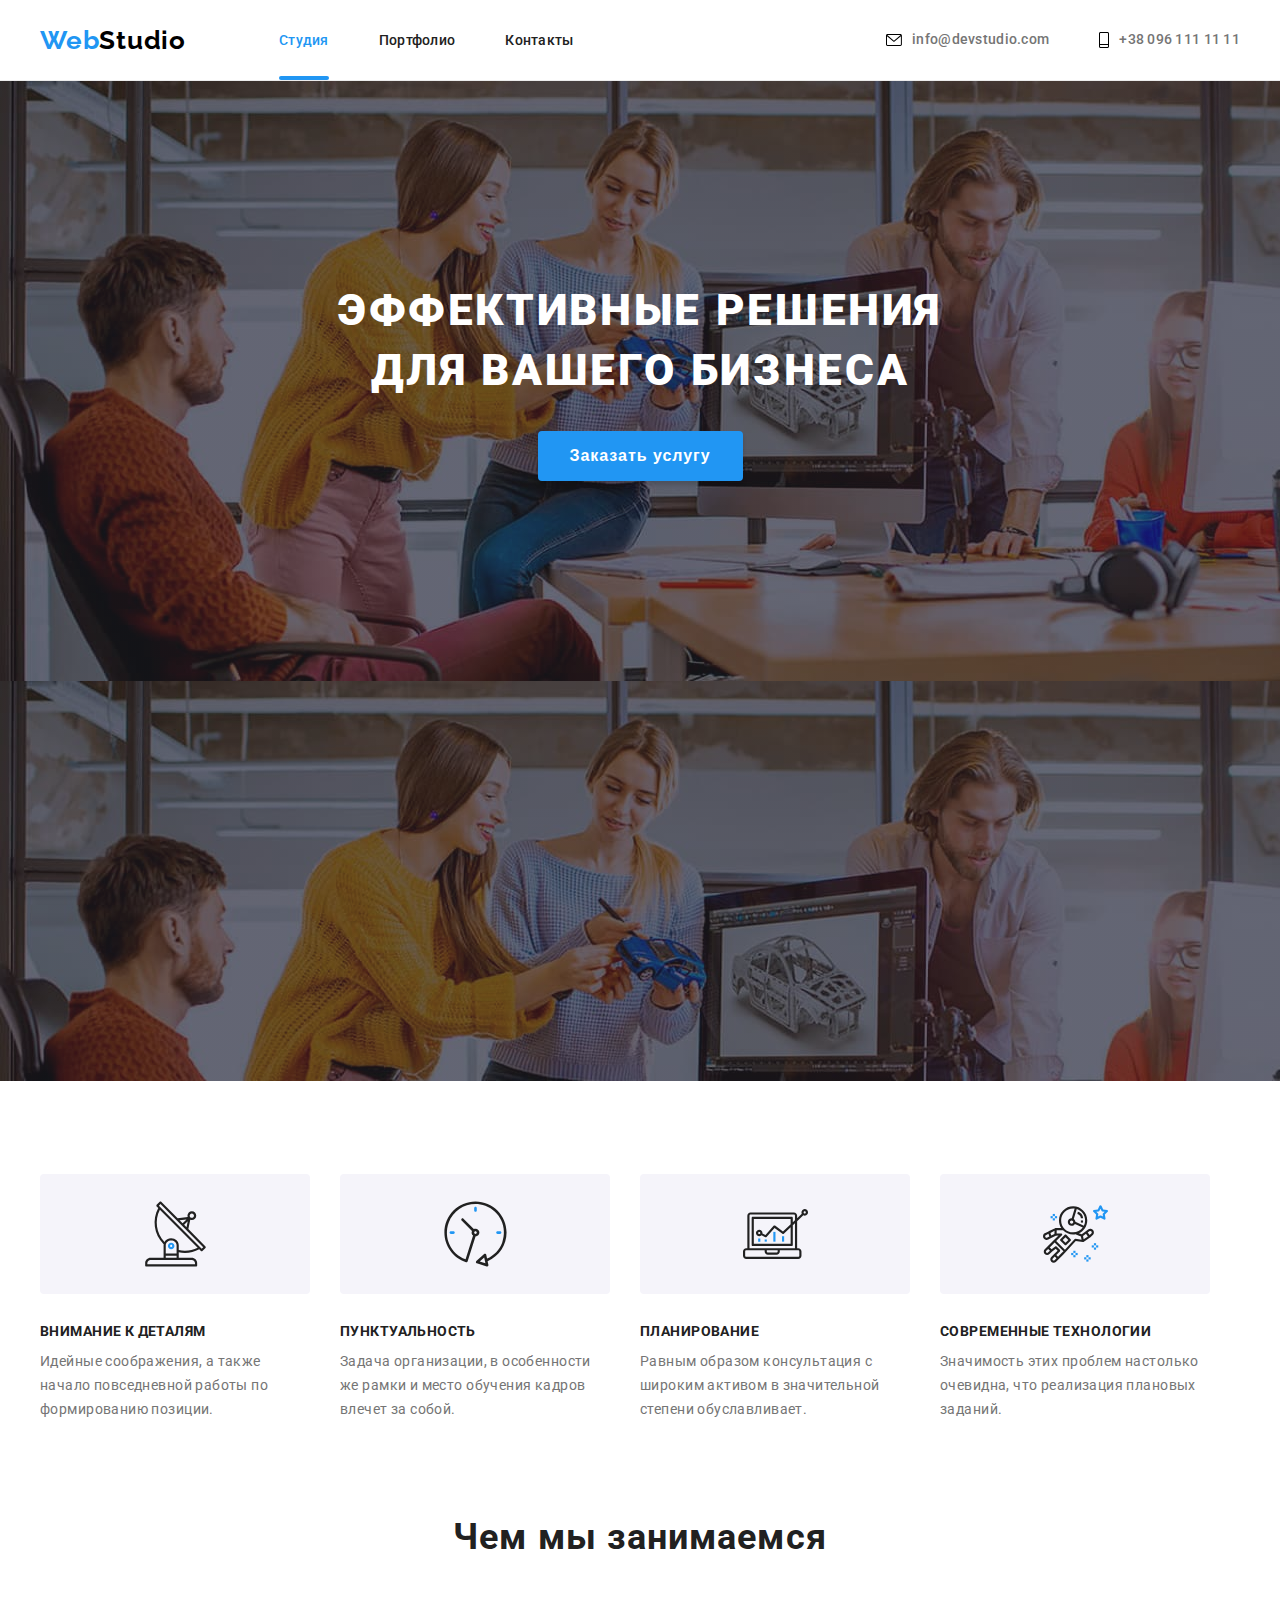
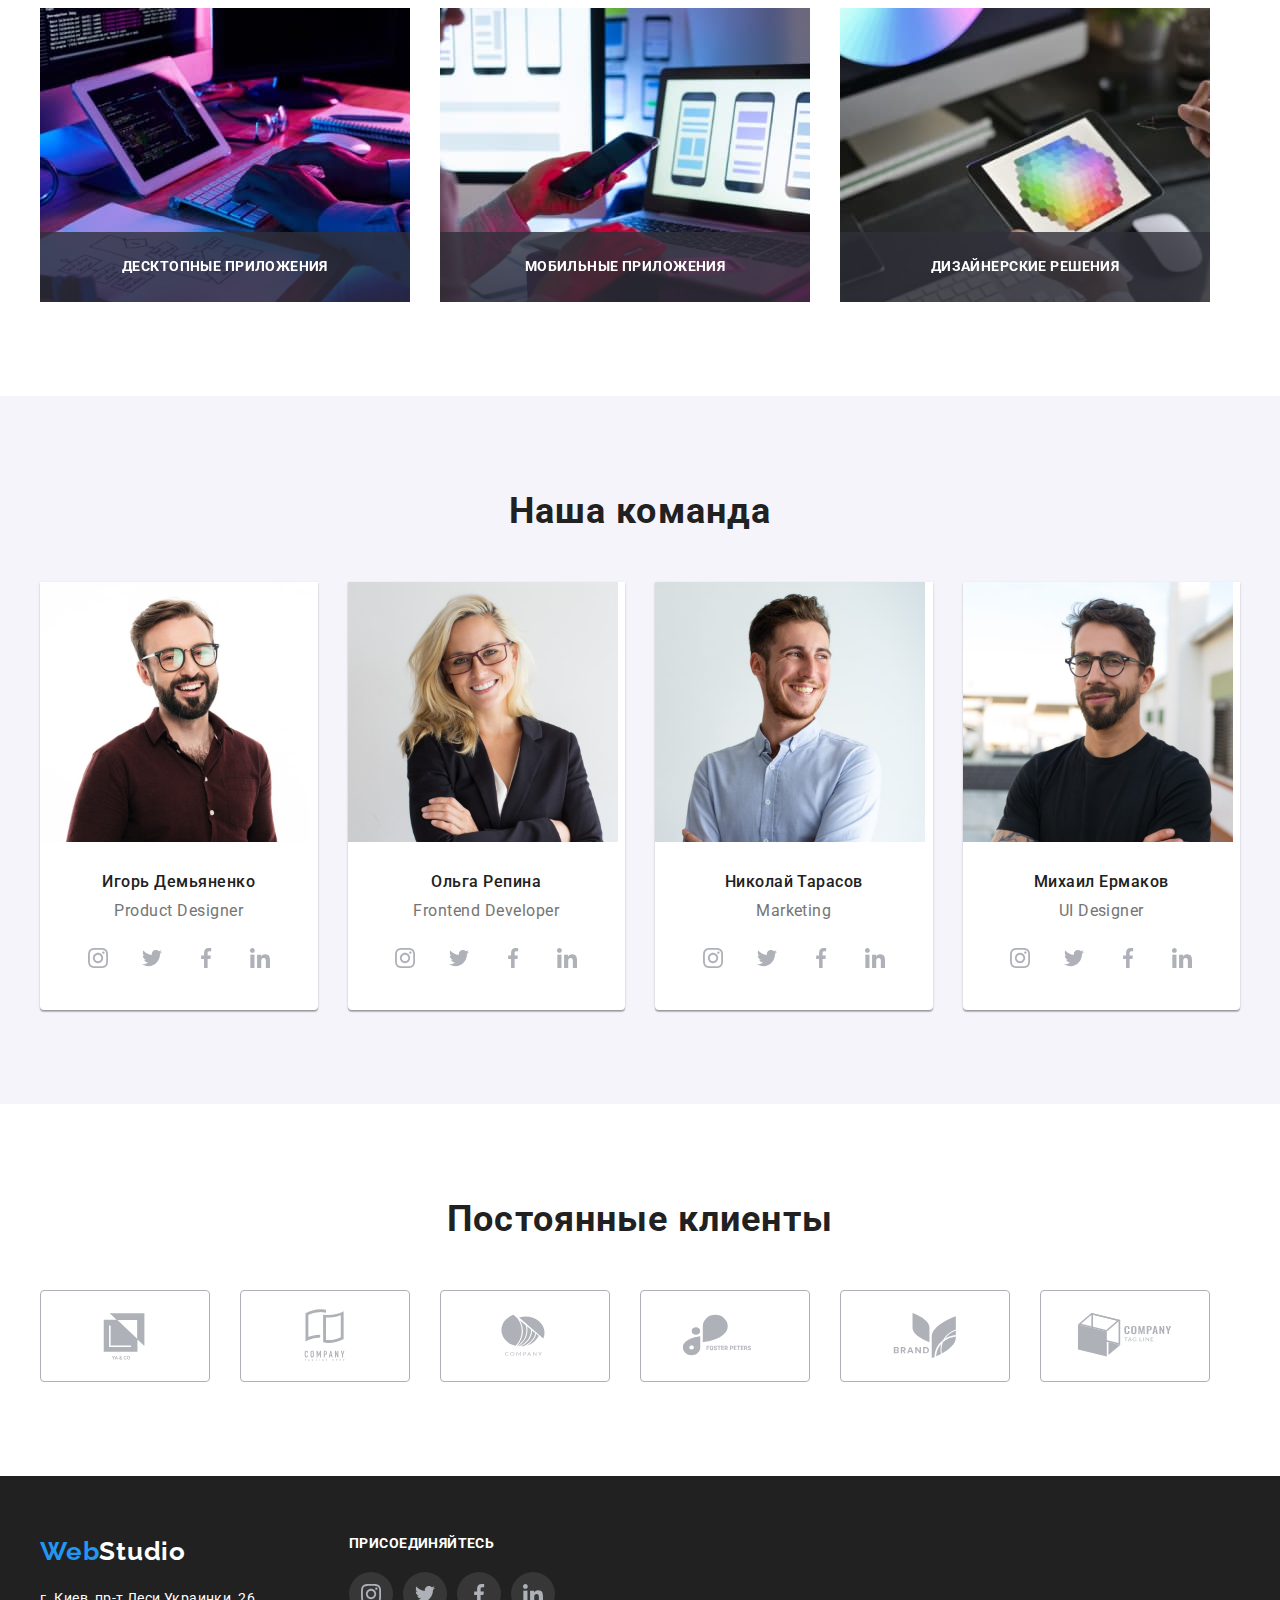
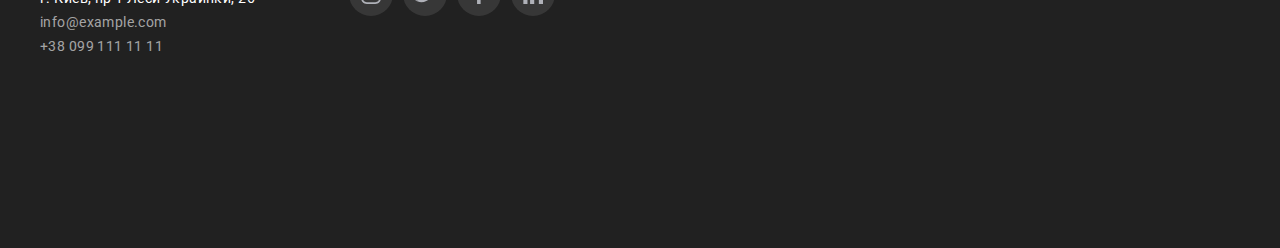
<file: index.html>
<!DOCTYPE html>
<html lang="ru">
  <head>
    <meta charset="UTF-8" />
    <meta http-equiv="X-UA-Compatible" content="IE=edge" />
    <meta name="viewport" content="width=device-width, initial-scale=1.0" />
    <title>Business planning</title>
    <link
      rel="stylesheet"
      href="https://cdnjs.cloudflare.com/ajax/libs/modern-normalize/1.1.0/modern-normalize.min.css"
      integrity="sha512-wpPYUAdjBVSE4KJnH1VR1HeZfpl1ub8YT/NKx4PuQ5NmX2tKuGu6U/JRp5y+Y8XG2tV+wKQpNHVUX03MfMFn9Q=="
      crossorigin="anonymous"
      referrerpolicy="no-referrer"
    />
    <link rel="preconnect" href="https://fonts.googleapis.com" />
    <link rel="preconnect" href="https://fonts.gstatic.com" crossorigin />
    <link rel="preconnect" href="https://fonts.googleapis.com" />
    <link rel="preconnect" href="https://fonts.gstatic.com" crossorigin />
    <link
      href="https://fonts.googleapis.com/css2?family=Raleway:wght@700&family=Roboto:wght@400;500;700;900&display=swap"
      rel="stylesheet"
    />
    <link rel="stylesheet" href="./css/style.css" />
  </head>
  <body>
    <header class="header">
      <div class="container">
        <a href="" class="header-logo">Web<span class="logo">Studio</span></a>
        <nav class="header-navigation">
          <ul class="header-list">
            <li class="header-item-pages">
              <a href="" class="header-link-pages current">Студия</a>
            </li>
            <li class="header-item-pages">
              <a href="./portfolio.html" class="header-link-pages">Портфолио</a>
            </li>
            <li class="header-item-pages"><a href="" class="header-link-pages">Контакты</a></li>
          </ul>
        </nav>
        <div class="header-connect">
          <ul class="header-list">
            <li class="header-item">
              <a href="mailto:info@devstudio.com" class="header-link">
                <svg class="header-icon" width="16" height="12">
                  <use href="./images/icons/symbol-defs.svg#icon-envelope"></use>
                </svg>
                info@devstudio.com
              </a>
            </li>
            <li class="header-item">
              <a class="header-link" href="tel:+380961111111">
                <svg class="header-icon" width="10" height="16">
                  <use href="./images/icons/symbol-defs.svg#icon-Vector"></use>
                </svg>
                +38 096 111 11 11
              </a>
            </li>
          </ul>
        </div>
      </div>
    </header>
    <main class="main">
      <section class="section hero">
        <div class="container">
          <h1 class="section-main">Эффективные решения для вашего бизнеса</h1>
          <button type="button" class="section-btn" data-modal-open>Заказать услугу</button>
          <div class="backdrop is-hidden" data-modal>
            <div class="modal">
              <button type="button" class="modal-close-btn" data-modal-close>
                <svg class="modal-close-icon" width="18" height="18">
                  <use href="./images/icons/symbol-defs.svg#icon-close-black"></use>
                </svg>
              </button>
            </div>
          </div>
        </div>
      </section>
      <section class="section modificator">
        <div class="container">
          <h2 class="hidden-title">Преимущества</h2>
          <ul class="section-list">
            <li class="section-item">
              <div class="section-pictures">
                <svg class="team-soc-icon" width="65" height="70">
                  <use href="./images/icons/symbol-defs.svg#icon-antenna"></use>
                </svg>
              </div>
              <h3 class="section-two-text">Внимание к деталям</h3>
              <p class="section-two-text1">
                Идейные соображения, а также начало повседневной работы по формированию позиции.
              </p>
            </li>
            <li class="section-item">
              <div class="section-pictures">
                <svg class="team-soc-icon" width="65" height="70">
                  <use href="./images/icons/symbol-defs.svg#icon-clock"></use>
                </svg>
              </div>

              <h3 class="section-two-text">Пунктуальность</h3>
              <p class="section-two-text1">
                Задача организации, в особенности же рамки и место обучения кадров влечет за собой.
              </p>
            </li>
            <li class="section-item">
              <div class="section-pictures">
                <svg class="team-soc-icon" width="65" height="70">
                  <use href="./images/icons/symbol-defs.svg#icon-diagram"></use>
                </svg>
              </div>

              <h3 class="section-two-text">Планирование</h3>
              <p class="section-two-text1">
                Равным образом консультация с широким активом в значительной степени обуславливает.
              </p>
            </li>
            <li class="section-item">
              <div class="section-pictures">
                <svg class="team-soc-icon" width="65" height="70">
                  <use href="./images/icons/symbol-defs.svg#icon-astronaut"></use>
                </svg>
              </div>

              <h3 class="section-two-text">Современные технологии</h3>
              <p class="section-two-text1">
                Значимость этих проблем настолько очевидна, что реализация плановых заданий.
              </p>
            </li>
          </ul>
        </div>
      </section>
      <section class="section section-three">
        <div class="container">
          <h2 class="section-about">Чем мы занимаемся</h2>
          <ul class="section-three-list">
            <li class="section-three-img">
              <img src="./images/about-img-1.jpg" alt="компьютер" width="370" height="294" />
              <div class="section-description">
                <p class="section-img-text">Десктопные приложения</p>
              </div>
            </li>
            <li class="section-three-img">
              <img src="./images/about-img-2.jpg" alt="телефон" width="370" height="294" />
              <div class="section-description">
                <p class="section-img-text">Мобильные приложения</p>
              </div>
            </li>
            <li class="section-three-img">
              <img src="./images/about-img-3.jpg" alt="планшет" width="370" height="294" />
              <div class="section-description">
                <p class="section-img-text">Дизайнерские решения</p>
              </div>
            </li>
          </ul>
        </div>
      </section>
      <section class="section section-for">
        <div class="container">
          <h2 class="section-for-header">Наша команда</h2>
          <ul class="section-for-list">
            <li class="section-for-img">
              <img
                class="img-block"
                src="./images/photo-ihor.jpg"
                alt="игорь"
                width="270"
                height="260"
              />
              <div class="section-for-sign">
                <h3 class="section-for-name">Игорь Демьяненко</h3>
                <p lang="en" class="section-for-text">Product Designer</p>
                <div class="team-soc">
                  <ul class="team-soc-list">
                    <li class="team-soc-item">
                      <a href="" class="team-soc-link">
                        <svg class="team-soc-icon" width="20" height="20">
                          <use href="./images/icons/symbol-defs.svg#icon-instagram"></use>
                        </svg>
                      </a>
                    </li>
                    <li class="team-soc-item">
                      <a href="" class="team-soc-link">
                        <svg class="team-soc-icon" width="20" height="20">
                          <use href="./images/icons/symbol-defs.svg#icon-twitter"></use>
                        </svg>
                      </a>
                    </li>
                    <li class="team-soc-item">
                      <a href="" class="team-soc-link">
                        <svg class="team-soc-icon" width="20" height="20">
                          <use href="./images/icons/symbol-defs.svg#icon-facebook"></use>
                        </svg>
                      </a>
                    </li>
                    <li class="team-soc-item">
                      <a href="" class="team-soc-link">
                        <svg class="team-soc-icon" width="20" height="20">
                          <use href="./images/icons/symbol-defs.svg#icon-linkedin"></use>
                        </svg>
                      </a>
                    </li>
                  </ul>
                </div>
              </div>
            </li>
            <li class="section-for-img">
              <img
                class="img-block"
                src="./images/photo-olga.jpg"
                alt="ольга"
                width="270"
                height="260"
              />
              <div class="section-for-sign">
                <h3 class="section-for-name">Ольга Репина</h3>
                <p lang="en" class="section-for-text">Frontend Developer</p>
                <div class="team-soc">
                  <ul class="team-soc-list">
                    <li class="team-soc-item">
                      <a href="" class="team-soc-link">
                        <svg class="team-soc-icon" width="20" height="20">
                          <use href="./images/icons/symbol-defs.svg#icon-instagram"></use>
                        </svg>
                      </a>
                    </li>
                    <li class="team-soc-item">
                      <a href="" class="team-soc-link">
                        <svg class="team-soc-icon" width="20" height="20">
                          <use href="./images/icons/symbol-defs.svg#icon-twitter"></use>
                        </svg>
                      </a>
                    </li>
                    <li class="team-soc-item">
                      <a href="" class="team-soc-link">
                        <svg class="team-soc-icon" width="20" height="20">
                          <use href="./images/icons/symbol-defs.svg#icon-facebook"></use>
                        </svg>
                      </a>
                    </li>
                    <li class="team-soc-item">
                      <a href="" class="team-soc-link">
                        <svg class="team-soc-icon" width="20" height="20">
                          <use href="./images/icons/symbol-defs.svg#icon-linkedin"></use>
                        </svg>
                      </a>
                    </li>
                  </ul>
                </div>
              </div>
            </li>
            <li class="section-for-img">
              <img
                class="img-block"
                src="./images/photo-nikolay.jpg"
                alt="николай"
                width="270"
                height="260"
              />
              <div class="section-for-sign">
                <h3 class="section-for-name">Николай Тарасов</h3>
                <p lang="en" class="section-for-text">Marketing</p>
                <div class="team-soc">
                  <ul class="team-soc-list">
                    <li class="team-soc-item">
                      <a href="" class="team-soc-link">
                        <svg class="team-soc-icon" width="20" height="20">
                          <use href="./images/icons/symbol-defs.svg#icon-instagram"></use>
                        </svg>
                      </a>
                    </li>
                    <li class="team-soc-item">
                      <a href="" class="team-soc-link">
                        <svg class="team-soc-icon" width="20" height="20">
                          <use href="./images/icons/symbol-defs.svg#icon-twitter"></use>
                        </svg>
                      </a>
                    </li>
                    <li class="team-soc-item">
                      <a href="" class="team-soc-link">
                        <svg class="team-soc-icon" width="20" height="20">
                          <use href="./images/icons/symbol-defs.svg#icon-facebook"></use>
                        </svg>
                      </a>
                    </li>
                    <li class="team-soc-item">
                      <a href="" class="team-soc-link">
                        <svg class="team-soc-icon" width="20" height="20">
                          <use href="./images/icons/symbol-defs.svg#icon-linkedin"></use>
                        </svg>
                      </a>
                    </li>
                  </ul>
                </div>
              </div>
            </li>
            <li class="section-for-img">
              <img
                class="img-block"
                src="./images/photo-michael.jpg"
                alt="михаил"
                width="270"
                height="260"
              />
              <div class="section-for-sign">
                <h3 class="section-for-name">Михаил Ермаков</h3>
                <p lang="en" class="section-for-text">UI Designer</p>
                <div class="team-soc">
                  <ul class="team-soc-list">
                    <li class="team-soc-item">
                      <a href="" class="team-soc-link">
                        <svg class="team-soc-icon" width="20" height="20">
                          <use href="./images/icons/symbol-defs.svg#icon-instagram"></use>
                        </svg>
                      </a>
                    </li>
                    <li class="team-soc-item">
                      <a href="" class="team-soc-link">
                        <svg class="team-soc-icon" width="20" height="20">
                          <use href="./images/icons/symbol-defs.svg#icon-twitter"></use>
                        </svg>
                      </a>
                    </li>
                    <li class="team-soc-item">
                      <a href="" class="team-soc-link">
                        <svg class="team-soc-icon" width="20" height="20">
                          <use href="./images/icons/symbol-defs.svg#icon-facebook"></use>
                        </svg>
                      </a>
                    </li>
                    <li class="team-soc-item">
                      <a href="" class="team-soc-link">
                        <svg class="team-soc-icon" width="20" height="20">
                          <use href="./images/icons/symbol-defs.svg#icon-linkedin"></use>
                        </svg>
                      </a>
                    </li>
                  </ul>
                </div>
              </div>
            </li>
          </ul>
        </div>
      </section>
      <section class="section clients">
        <div class="container">
          <h2 class="section-for-header">Постоянные клиенты</h2>
          <ul class="clients-list">
            <li class="clients-item">
              <svg class="clients-logo" width="106" height="60">
                <use href="./images/icons/symbol-defs.svg#icon-logo"></use>
              </svg>
            </li>
            <li class="clients-item">
              <svg class="clients-logo" width="106" height="60">
                <use href="./images/icons/symbol-defs.svg#icon-logo1"></use>
              </svg>
            </li>
            <li class="clients-item">
              <svg class="clients-logo" width="106" height="60">
                <use href="./images/icons/symbol-defs.svg#icon-logo2"></use>
              </svg>
            </li>
            <li class="clients-item">
              <svg class="clients-logo" width="106" height="60">
                <use href="./images/icons/symbol-defs.svg#icon-logo3"></use>
              </svg>
            </li>
            <li class="clients-item">
              <svg class="clients-logo" width="106" height="60">
                <use href="./images/icons/symbol-defs.svg#icon-logo4"></use>
              </svg>
            </li>
            <li class="clients-item">
              <svg class="clients-logo" width="106" height="60">
                <use href="./images/icons/symbol-defs.svg#icon-logo5"></use>
              </svg>
            </li>
          </ul>
        </div>
      </section>
    </main>
    <footer class="footer">
      <div class="container">
        <div class="footer-contacts">
          <div class="footer-item">
            <a href="" class="header-logo">Web<span class="footer-logo">Studio</span></a>
          </div>
          <address>
            <ul class="footer-list">
              <li class="adress-text">г. Киев, пр-т Леси Украинки, 26</li>
              <li>
                <a href="mailto:info@example.com" class="adress-text-link">info@example.com</a>
              </li>
              <li><a href="tel:+380991111111" class="adress-text-link">+38 099 111 11 11</a></li>
            </ul>
          </address>
        </div>

        <div class="footer-social">
          <p class="footer-social-join">Присоединяйтесь</p>
          <div class="team-soc">
            <ul class="team-soc-list">
              <li class="team-soc-item">
                <a href="" class="team-soc-link">
                  <svg class="team-soc-icon" width="20" height="20">
                    <use href="./images/icons/symbol-defs.svg#icon-instagram"></use>
                  </svg>
                </a>
              </li>
              <li class="team-soc-item">
                <a href="" class="team-soc-link">
                  <svg class="team-soc-icon" width="20" height="20">
                    <use href="./images/icons/symbol-defs.svg#icon-twitter"></use>
                  </svg>
                </a>
              </li>
              <li class="team-soc-item">
                <a href="" class="team-soc-link">
                  <svg class="team-soc-icon" width="20" height="20">
                    <use href="./images/icons/symbol-defs.svg#icon-facebook"></use>
                  </svg>
                </a>
              </li>
              <li class="team-soc-item">
                <a href="" class="team-soc-link">
                  <svg class="team-soc-icon" width="20" height="20">
                    <use href="./images/icons/symbol-defs.svg#icon-linkedin"></use>
                  </svg>
                </a>
              </li>
            </ul>
          </div>
        </div>
      </div>
    </footer>
    <script src="./js/modal.js"></script>
  </body>
</html>
</file>
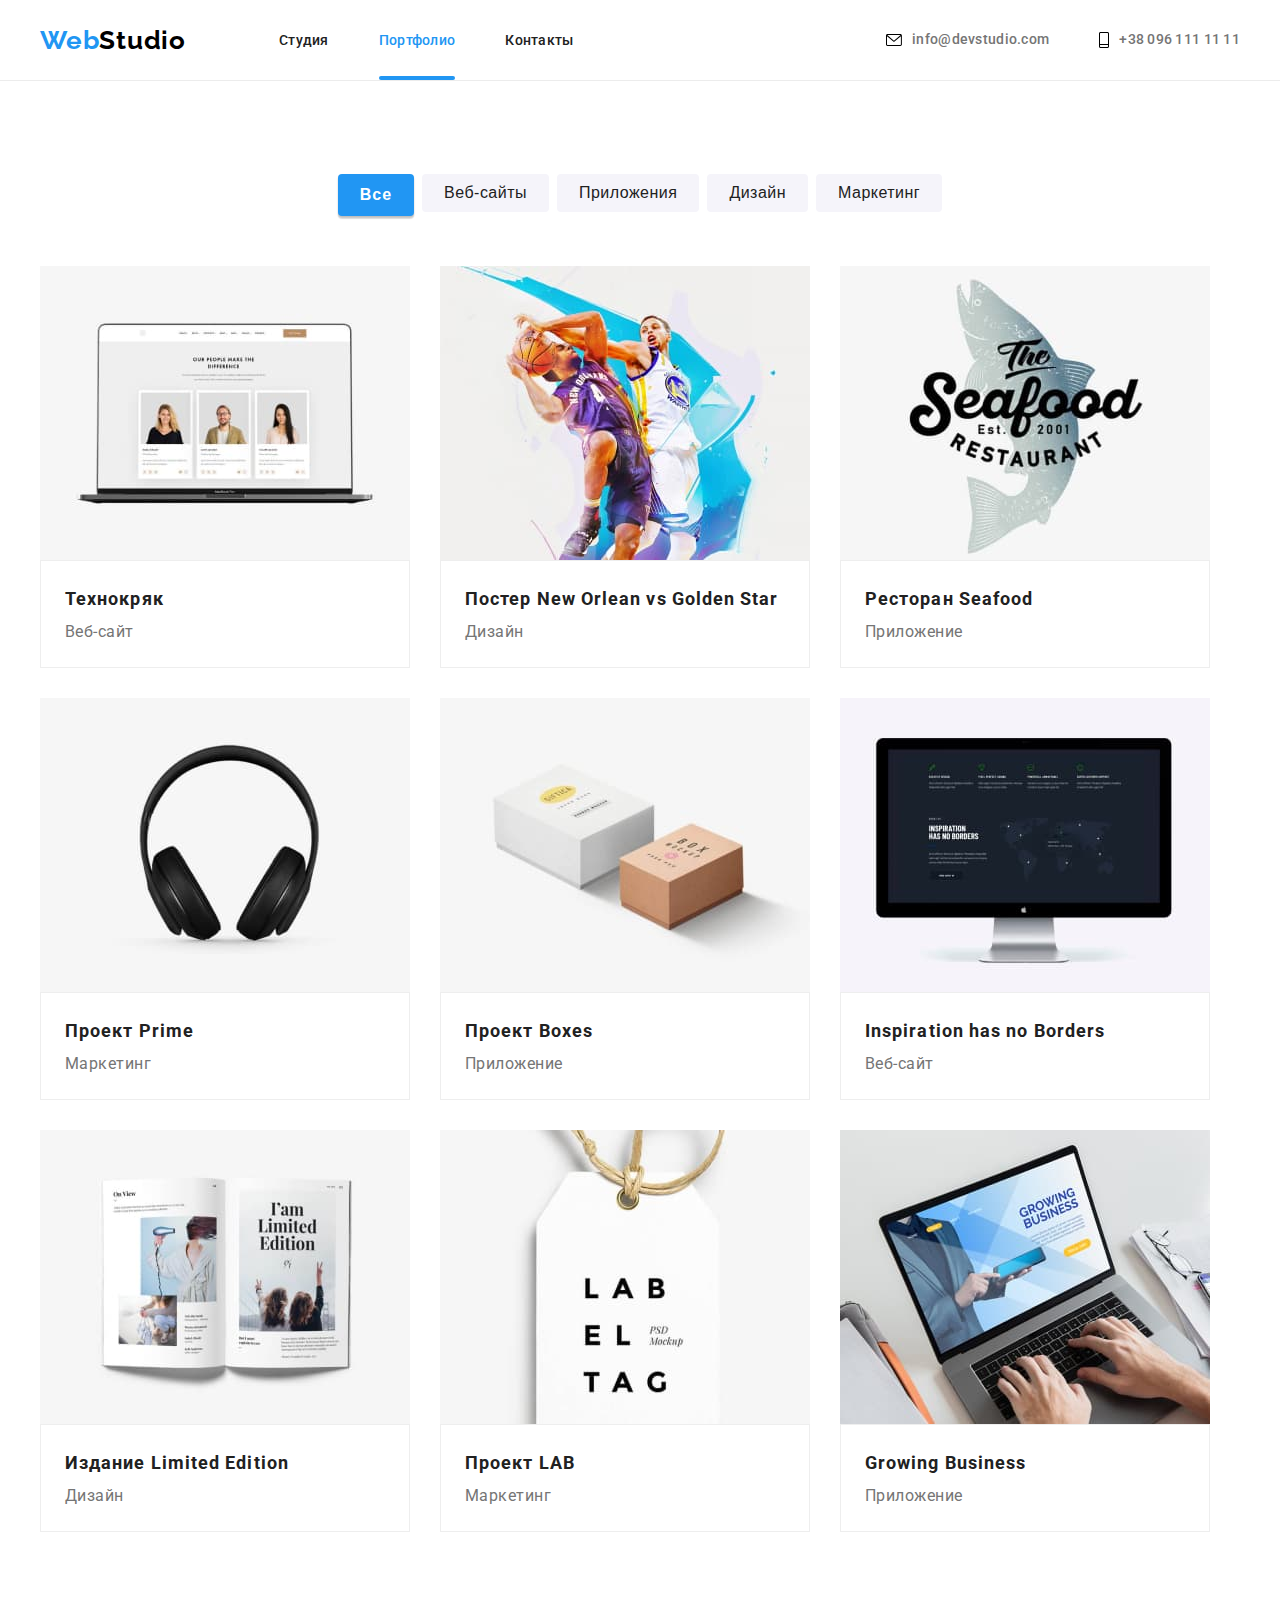
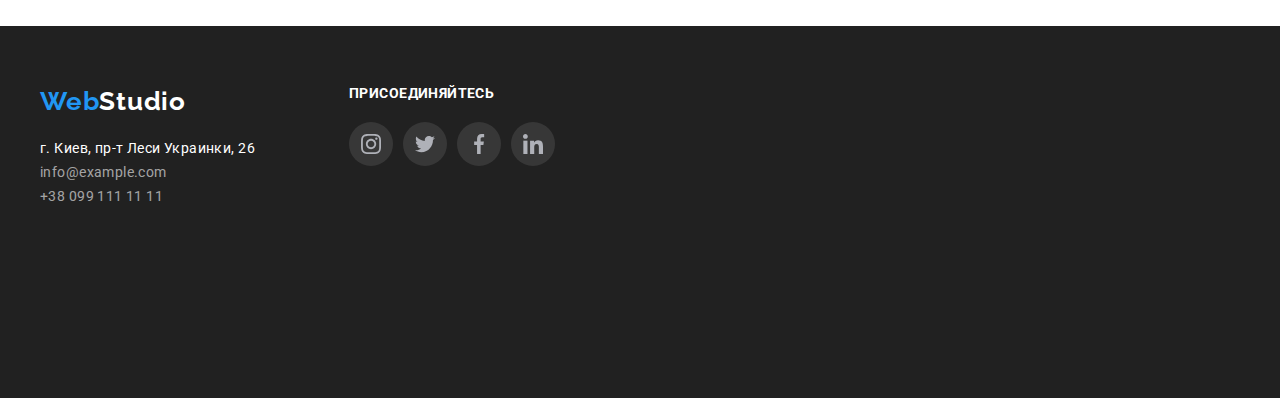
<file: portfolio.html>
<!DOCTYPE html>
<html lang="ru">
  <head>
    <meta charset="UTF-8" />
    <meta http-equiv="X-UA-Compatible" content="IE=edge" />
    <meta name="viewport" content="width=device-width, initial-scale=1.0" />
    <title>Portfolio</title>
    <link
      rel="stylesheet"
      href="https://cdnjs.cloudflare.com/ajax/libs/modern-normalize/1.1.0/modern-normalize.min.css"
      integrity="sha512-wpPYUAdjBVSE4KJnH1VR1HeZfpl1ub8YT/NKx4PuQ5NmX2tKuGu6U/JRp5y+Y8XG2tV+wKQpNHVUX03MfMFn9Q=="
      crossorigin="anonymous"
      referrerpolicy="no-referrer"
    />
    <link rel="preconnect" href="https://fonts.googleapis.com" />
    <link rel="preconnect" href="https://fonts.gstatic.com" crossorigin />
    <link
      href="https://fonts.googleapis.com/css2?family=Raleway:wght@700&family=Roboto:wght@400;500;700;900&display=swap"
      rel="stylesheet"
    />
    <link rel="stylesheet" href="./css/style.css" />
  </head>
  <body>
    <header class="header">
      <div class="container">
        <a href="./index.html" class="header-logo">Web<span class="logo">Studio</span></a>
        <nav class="header-navigation">
          <ul class="header-list">
            <li class="header-item-pages">
              <a href="./index.html" class="header-link-pages">Студия</a>
            </li>
            <li class="header-item-pages">
              <a href="./portfolio.html" class="header-link-pages current">Портфолио</a>
            </li>
            <li class="header-item-pages">
              <a href="./index.html" class="header-link-pages">Контакты</a>
            </li>
          </ul>
        </nav>
        <div class="header-connect">
          <ul class="header-list">
            <li>
              <a href="mailto:info@devstudio.com" class="header-link">
                <svg class="header-icon" width="16" height="12">
                  <use href="./images/icons/symbol-defs.svg#icon-envelope"></use>
                </svg>
                info@devstudio.com
              </a>
            </li>
            <li>
              <a class="header-link" href="tel:+380961111111">
                <svg class="header-icon" width="10" height="16">
                  <use href="./images/icons/symbol-defs.svg#icon-Vector"></use>
                </svg>
                +38 096 111 11 11
              </a>
            </li>
          </ul>
        </div>
      </div>
    </header>
    <main>
      <section class="portfolio">
        <div class="container">
          <div class="selection-btn">
            <h1 class="hidden-title">Кнопки управления портфолио></h1>
            <ul class="portfolio-btn">
              <li class="btn-size">
                <button type="button" class="section-btn-portfolio">Все</button>
              </li>
              <li class="btn-size">
                <button type="button" class="portfolio-btn-style">Веб-сайты</button>
              </li>
              <li class="btn-size">
                <button type="button" class="portfolio-btn-style">Приложения</button>
              </li>
              <li class="btn-size">
                <button type="button" class="portfolio-btn-style">Дизайн</button>
              </li>
              <li class="btn-size">
                <button type="button" class="portfolio-btn-style">Маркетинг</button>
              </li>
            </ul>
          </div>

          <div class="flex-container">
            <ul class="section-list-prtf">
              <li class="portfolio-item">
                <div class="flex-element">
                  <div class="portfolio-item-technokryak">
                    <img
                      class="portfolio-img-block"
                      src="./images/portfolio-1.jpg"
                      alt="технокряк"
                      width="370"
                      height="294"
                    />

                    <div class="portfolio-overley">
                      <p class="portfolio-overley-text">
                        Ресурс предлагает комплексные предложения с разным уровнем функционала и
                        сервисов. Все это позволит посетителю получить исчерпывающие сведения о
                        компании или частном лице.
                      </p>
                    </div>
                  </div>
                  <div class="flex-item">
                    <h2 class="portfolio-list">Технокряк</h2>
                    <p class="portfolio-about">Веб-сайт</p>
                  </div>
                </div>
              </li>
              <li class="portfolio-item">
                <div class="flex-element">
                  <div class="portfolio-item-technokryak">
                    <img
                      class="portfolio-img-block"
                      src="./images/portfolio-2.jpg"
                      alt="постер"
                      width="370"
                      height="294"
                    />
                    <div class="portfolio-overley">
                      <p class="portfolio-overley-text">
                        Ресурс предлагает комплексные предложения с разным уровнем функционала и
                        сервисов. Все это позволит посетителю получить исчерпывающие сведения о
                        компании или частном лице.
                      </p>
                    </div>
                  </div>
                  <div class="flex-item">
                    <h2 class="portfolio-list">Постер New Orlean vs Golden Star</h2>
                    <p class="portfolio-about">Дизайн</p>
                  </div>
                </div>
              </li>
              <li class="portfolio-item">
                <div class="flex-element">
                  <div class="portfolio-item-technokryak">
                    <img
                      class="portfolio-img-block"
                      src="./images/portfolio-3.jpg"
                      alt="ресторан"
                      width="370"
                      height="294"
                    />
                    <div class="portfolio-overley">
                      <p class="portfolio-overley-text">
                        Ресурс предлагает комплексные предложения с разным уровнем функционала и
                        сервисов. Все это позволит посетителю получить исчерпывающие сведения о
                        компании или частном лице.
                      </p>
                    </div>
                  </div>
                  <div class="flex-item">
                    <h2 class="portfolio-list">Ресторан Seafood</h2>
                    <p class="portfolio-about">Приложение</p>
                  </div>
                </div>
              </li>
              <li class="portfolio-item">
                <div class="flex-element">
                  <div class="portfolio-item-technokryak">
                    <img
                      class="portfolio-img-block"
                      src="./images/portfolio-4.jpg"
                      alt="прайм"
                      width="370"
                      height="294"
                    />
                    <div class="portfolio-overley">
                      <p class="portfolio-overley-text">
                        Ресурс предлагает комплексные предложения с разным уровнем функционала и
                        сервисов. Все это позволит посетителю получить исчерпывающие сведения о
                        компании или частном лице.
                      </p>
                    </div>
                  </div>
                  <div class="flex-item">
                    <h2 class="portfolio-list">Проект Prime</h2>
                    <p class="portfolio-about">Маркетинг</p>
                  </div>
                </div>
              </li>
              <li class="portfolio-item">
                <div class="flex-element">
                  <div class="portfolio-item-technokryak">
                    <img
                      class="portfolio-img-block"
                      src="./images/portfolio-5.jpg"
                      alt="боксес"
                      width="370"
                      height="294"
                    />
                    <div class="portfolio-overley">
                      <p class="portfolio-overley-text">
                        Ресурс предлагает комплексные предложения с разным уровнем функционала и
                        сервисов. Все это позволит посетителю получить исчерпывающие сведения о
                        компании или частном лице.
                      </p>
                    </div>
                  </div>

                  <div class="flex-item">
                    <h2 class="portfolio-list">Проект Boxes</h2>
                    <p class="portfolio-about">Приложение</p>
                  </div>
                </div>
              </li>
              <li class="portfolio-item">
                <div class="flex-element">
                  <div class="portfolio-item-technokryak">
                    <img
                      class="portfolio-img-block"
                      src="./images/portfolio-6.jpg"
                      alt="инспирейшн"
                      width="370"
                      height="294"
                    />

                    <div class="portfolio-overley">
                      <p class="portfolio-overley-text">
                        Ресурс предлагает комплексные предложения с разным уровнем функционала и
                        сервисов. Все это позволит посетителю получить исчерпывающие сведения о
                        компании или частном лице.
                      </p>
                    </div>
                  </div>
                  <div class="flex-item">
                    <h2 class="portfolio-list">Inspiration has no Borders</h2>
                    <p class="portfolio-about">Веб-сайт</p>
                  </div>
                </div>
              </li>
              <li class="portfolio-item">
                <div class="flex-element">
                  <div class="portfolio-item-technokryak">
                    <img
                      class="portfolio-img-block"
                      src="./images/portfolio-7.jpg"
                      alt="издание"
                      width="370"
                      height="294"
                    />
                    <div class="portfolio-overley">
                      <p class="portfolio-overley-text">
                        Ресурс предлагает комплексные предложения с разным уровнем функционала и
                        сервисов. Все это позволит посетителю получить исчерпывающие сведения о
                        компании или частном лице.
                      </p>
                    </div>
                  </div>
                  <div class="flex-item">
                    <h2 class="portfolio-list">Издание Limited Edition</h2>
                    <p class="portfolio-about">Дизайн</p>
                  </div>
                </div>
              </li>
              <li class="portfolio-item">
                <div class="flex-element">
                  <div class="portfolio-item-technokryak">
                    <img
                      class="portfolio-img-block"
                      src="./images/portfolio-8.jpg"
                      alt="лаб"
                      width="370"
                      height="294"
                    />
                    <div class="portfolio-overley">
                      <p class="portfolio-overley-text">
                        Ресурс предлагает комплексные предложения с разным уровнем функционала и
                        сервисов. Все это позволит посетителю получить исчерпывающие сведения о
                        компании или частном лице.
                      </p>
                    </div>
                  </div>
                  <div class="flex-item">
                    <h2 class="portfolio-list">Проект LAB</h2>
                    <p class="portfolio-about">Маркетинг</p>
                  </div>
                </div>
              </li>
              <li class="portfolio-item">
                <div class="flex-element">
                  <div class="portfolio-item-technokryak">
                    <img
                      class="portfolio-img-block"
                      src="./images/portfolio-9.jpg"
                      alt="бизнес"
                      width="370"
                      height="294"
                    />
                    <div class="portfolio-overley">
                      <p class="portfolio-overley-text">
                        Ресурс предлагает комплексные предложения с разным уровнем функционала и
                        сервисов. Все это позволит посетителю получить исчерпывающие сведения о
                        компании или частном лице.
                      </p>
                    </div>
                  </div>
                  <div class="flex-item">
                    <h2 class="portfolio-list">Growing Business</h2>
                    <p class="portfolio-about">Приложение</p>
                  </div>
                </div>
              </li>
            </ul>
          </div>
        </div>
      </section>
    </main>
    <footer class="footer">
      <div class="container">
        <div class="footer-contacts">
          <div class="footer-item">
            <a href="" class="header-logo">Web<span class="footer-logo">Studio</span></a>
          </div>
          <address>
            <ul class="footer-list">
              <li class="adress-text">г. Киев, пр-т Леси Украинки, 26</li>
              <li>
                <a href="mailto:info@example.com" class="adress-text-link">info@example.com</a>
              </li>
              <li><a href="tel:+380991111111" class="adress-text-link">+38 099 111 11 11</a></li>
            </ul>
          </address>
        </div>
        <div class="footer-social">
          <p class="footer-social-join">Присоединяйтесь</p>
          <div class="team-soc">
            <ul class="team-soc-list">
              <li class="team-soc-item">
                <a href="" class="team-soc-link">
                  <svg class="team-soc-icon" width="20" height="20">
                    <use href="./images/icons/symbol-defs.svg#icon-instagram"></use>
                  </svg>
                </a>
              </li>
              <li class="team-soc-item">
                <a href="" class="team-soc-link">
                  <svg class="team-soc-icon" width="20" height="20">
                    <use href="./images/icons/symbol-defs.svg#icon-twitter"></use>
                  </svg>
                </a>
              </li>
              <li class="team-soc-item">
                <a href="" class="team-soc-link">
                  <svg class="team-soc-icon" width="20" height="20">
                    <use href="./images/icons/symbol-defs.svg#icon-facebook"></use>
                  </svg>
                </a>
              </li>
              <li class="team-soc-item">
                <a href="" class="team-soc-link">
                  <svg class="team-soc-icon" width="20" height="20">
                    <use href="./images/icons/symbol-defs.svg#icon-linkedin"></use>
                  </svg>
                </a>
              </li>
            </ul>
          </div>
        </div>
      </div>
    </footer>
  </body>
</html>
</file>
<file: css/style.css>
:root {
  --main-color: #757575;
  --secondary-color: #212121;
  --logo-color-one: #000000;
  --logo-color-two: #ffffff;
  --logo-color-left: #2196f3;
  --hero-color: #2f303a;
  --btn-hover-color: #188ce8;
  --address-text-color: rgba(255, 255, 255, 0.6);
  --section-team-color: #f5f4fa;
  --color-icon: #afb1b8;
  --main-transition-time: 250ms;
  --cubic: cubic-bezier(0.4, 0, 0.2, 1);
}

a {
  text-decoration: none;
}

ul {
  list-style: none;
}
.list {
  padding: 0;
  margin: 0;
}

button {
  cursor: pointer;
  border: none;
}

body {
  font-family: 'Roboto', sans-serif;
  font-weight: 400;
  font-style: normal;
  font-size: 14px;
  margin: 0;
  color: var(--main-color);
}

p,
h1,
h2,
h3,
h4,
h5,
h6 {
  margin: 0;
}

ul,
ol {
  padding-left: 0;
  margin: 0;
}

.container {
  width: 1200px;
  padding-left: 15px;
  padding-right: 15px;
  margin: 0 auto;
}

.header {
  color: var(--secondary-color);
  border-bottom: 1px solid #ececec;
}

.header .container {
  display: flex;
  align-items: center;
}

.header-list {
  display: flex;
}

.header-list :not(:last-child) {
  margin-right: 50px;
}

.header-connect {
  margin-left: auto;
}

.header-item {
  font-weight: 500;
  line-height: 1.14;
  letter-spacing: 0.02em;
  color: var(--main-color);
}

.header-link-pages {
  position: relative;
  font-weight: 500;
  line-height: 1.14;
  letter-spacing: 0.02em;
  padding: 32px 0;
  color: var(--secondary-color);
  transition: color var(--main-transition-time) var(--cubic);
}

.header-link-pages:hover {
  color: var(--logo-color-left);
}

.header-link-pages.current::after {
  content: '';
  position: absolute;
  left: 0;
  bottom: 0;
  display: block;
  width: 100%;
  height: 4px;
  background-color: var(--logo-color-left);
  border-radius: 2px;
}

.header-link {
  font-weight: 500;
  line-height: 1.14;
  letter-spacing: 0.02em;
  padding: 32px 0;
  display: flex;
  align-items: center;
  color: var(--main-color);
  transition: color var(--main-transition-time) var(--cubic);
}

.header-item {
  display: inline-flex;
  align-items: center;
}

.header-link:hover {
  color: var(--logo-color-left);
}

.header-icon {
  margin-right: 10px;
  transition: fill var(--main-transition-time) var(--cubic);
}

.header-link:hover .header-icon {
  fill: var(--logo-color-left);
}

.hidden-title {
  width: 1px;
  height: 1px;
  overflow: hidden;
  opacity: 0;
  margin: -1px;
}

.header-logo {
  font-family: 'Raleway', sans-serif;
  font-weight: 700;
  font-size: 26px;
  line-height: 1.19;
  letter-spacing: 0.03em;
  margin-right: 93px;
  color: var(--logo-color-left);
}

.logo {
  font-family: 'Raleway', sans-serif;
  font-weight: 700;
  font-size: 26px;
  line-height: 1.19;
  letter-spacing: 0.03em;
  color: var(--logo-color-one);
}

.footer-logo {
  font-family: 'Raleway';
  font-style: normal;
  font-weight: 700;
  font-size: 26px;
  line-height: 1.19;
  letter-spacing: 0.03em;
  color: var(--logo-color-two);
}

.current {
  color: var(--logo-color-left);
}

.section {
  margin: 0;
  padding-top: 94px;
  padding-bottom: 94px;
}

.section-list {
  width: calc(100% / 4 - 30px);
  display: flex;
  justify-content: space-between;
}

.section-item:not(:last-child) {
  margin-right: 30px;
}

.section-pictures {
  width: 270px;
  height: 120px;
  display: flex;
  justify-content: center;
  align-items: center;
  margin-bottom: 30px;
  background-color: var(--section-team-color);
  border-radius: 4px;
}

.section-main {
  font-weight: 900;
  font-size: 44px;
  line-height: 1.36;
  text-align: center;
  letter-spacing: 0.06em;
  text-transform: uppercase;
  margin-top: 0;
  padding-bottom: 30px;
  max-width: 650px;
  margin: 0 auto;
  color: var(--logo-color-two);
}

.hero {
  max-width: 1600px;
  height: 600px;
  margin-left: auto;
  margin-right: auto;
  padding-top: 200px;
  padding-bottom: 200px;
  border-color: var(--main-color);
  background-image: linear-gradient(rgba(47, 48, 58, 0.4), rgba(47, 48, 58, 0.4)),
    url(../images/hero-img.jpg);
}

.modificator {
  padding-bottom: 0;
}

.section-two-text {
  font-weight: 700;
  list-style-type: none;
  font-size: 14px;
  line-height: 1.14;
  letter-spacing: 0.03em;
  text-transform: uppercase;
  color: var(--secondary-color);
}

.section-two-text1 {
  font-weight: 400;
  line-height: 1.71;
  letter-spacing: 0.03em;
  margin-top: 10px;
  margin-right: 0;
  justify-content: space-between;
  color: var(--main-color);
}

.section-three-list {
  display: flex;
}

.section-three-img:not(:last-child) {
  margin-right: 30px;
}

.section-for {
  background-color: var(--section-team-color);
}

.section-for-list {
  display: flex;
  margin-left: -30px;
}

.section-for-img {
  flex-basis: calc((100% - 90px) / 3);
  margin-left: 30px;
}

.img-block {
  display: block;
  max-width: 100%;
  height: auto;
}

.section-for-img {
  box-shadow: 0px 1px 3px rgba(0, 0, 0, 0.12), 0px 1px 1px rgba(0, 0, 0, 0.14),
    0px 2px 1px rgba(0, 0, 0, 0.2);
  border-radius: 0px 0px 4px 4px;
  background-color: var(--logo-color-two);
}

.team-soc-list {
  display: flex;
  justify-content: center;
}

.team-soc-link {
  width: 44px;
  height: 44px;
  border-radius: 50%;
  display: block;
  background-color: rgba(255, 255, 255, 0.1);
  transition: background-color var(--main-transition-time) var(--cubic),
    fill var(--main-transition-time) var(--cubic);
}

.team-soc-item + .team-soc-item {
  margin-left: 10px;
}

.team-soc-icon {
  fill: var(--color-icon);
}

.team-soc-link:hover {
  background-color: var(--logo-color-left);
}

.team-soc-link:hover .team-soc-icon {
  fill: var(--logo-color-two);
}

.section-btn {
  font-weight: 700;
  font-size: 16px;
  line-height: 1.88;
  display: flex;
  align-items: center;
  text-align: center;
  letter-spacing: 0.06em;
  margin: 0 auto;
  padding-top: 10px;
  padding-bottom: 10px;
  padding-left: 32px;
  padding-right: 32px;
  box-shadow: 0px 4px 4px rgba(0, 0, 0, 0.15);
  border-radius: 4px;
  background-color: var(--logo-color-left);
  color: var(--logo-color-two);
  transition: background-color var(--main-transition-time) var(--cubic);
}

.section-btn:hover {
  background-color: var(--btn-hover-color);
}

.section-btn-portfolio {
  font-weight: 700;
  font-size: 16px;
  line-height: 1.88;
  display: flex;
  align-items: center;
  text-align: center;
  letter-spacing: 0.06em;
  margin: 0 auto;
  padding-left: 22px;
  padding-right: 22px;
  padding-top: 6px;
  padding-bottom: 6px;
  box-shadow: 0px 3px 1px rgba(0, 0, 0, 0.1), 0px 1px 2px rgba(0, 0, 0, 0.08),
    0px 2px 2px rgba(0, 0, 0, 0.12);
  border-radius: 4px;
  background-color: var(--logo-color-left);
  color: var(--logo-color-two);
  transition: background-color var(--main-transition-time) var(--cubic);
}

.section-btn-portfolio:hover {
  background-color: var(--btn-hover-color);
}

.section-about {
  font-weight: 700;
  font-size: 36px;
  line-height: 1.17;
  text-align: center;
  letter-spacing: 0.03em;
  margin-bottom: 50px;
  color: var(--secondary-color);
}

.section-for-header {
  font-weight: 700;
  font-size: 36px;
  line-height: 1.17;
  text-align: center;
  letter-spacing: 0.03em;
  margin-bottom: 50px;
  padding: 0;
  color: var(--secondary-color);
}

.section-three {
  display: block;
  font-weight: 700;
  font-size: 36px;
  line-height: 1.17;
  text-align: center;
  letter-spacing: 0.03em;
  color: var(--secondary-color);
}

.section-img-text {
  font-weight: 700;
  font-size: 14px;
  line-height: 1.14;
  text-align: center;
  letter-spacing: 0.03em;
  text-transform: uppercase;

  color: var(--logo-color-two);
}

.section-three-img {
  position: relative;
  line-height: 0;
}

.section-description {
  position: absolute;
  display: flex;
  justify-content: center;
  align-items: center;
  left: 0;
  bottom: 0;
  width: 100%;
  height: 70px;
  background: rgba(47, 48, 58, 0.8);
}

.section-for {
  font-weight: 700;
  font-size: 36px;
  line-height: 1.17;
  text-align: center;
  letter-spacing: 0.03em;
  margin-top: 0;
}

.section-for-list {
  background-color: var(--section-team-color);
}

.section-for-name {
  font-weight: 500;
  font-size: 16px;
  line-height: 1.19;
  text-align: center;
  letter-spacing: 0.03em;
  margin-bottom: 10px;
  color: var(--secondary-color);
}

.section-for-text {
  font-weight: 400;
  font-size: 16px;
  line-height: 1.19;
  text-align: center;
  letter-spacing: 0.03em;
  margin-bottom: 16px;
  color: var(--main-color);
}

.section-for-sign {
  padding-top: 30px;
  padding-bottom: 30px;
}

/* -----------------------------Section clients------------------------ */

.clients-list {
  display: flex;
}

.clients-item {
  width: 170px;
  height: 92px;
  border: 1px solid #afb1b8;
  box-sizing: border-box;
  border-radius: 4px;
  display: flex;
  justify-content: center;
  align-items: center;
  fill: var(--color-icon);
  cursor: pointer;
  transition: fill var(--main-transition-time) var(--cubic),
    border-color var(--main-transition-time) var(--cubic);
}

.clients-item:not(:last-child) {
  margin-right: 30px;
}

.clients-item:hover {
  border-color: var(--logo-color-left);
  fill: var(--logo-color-left);
}

.adress-text {
  font-style: normal;
  line-height: 1.71;
  letter-spacing: 0.03em;
  color: var(--logo-color-two);
}

.adress-text-link {
  font-style: normal;
  line-height: 1.71;
  letter-spacing: 0.03em;
  color: var(--address-text-color);
}

.selection-btn {
  margin-bottom: 50px;
}

.section-list-prtf {
  display: flex;
  flex-wrap: wrap;
  margin-left: -30px;
  margin-top: 0;
}

.portfolio-item {
  display: flex;
}

.flex-element {
  width: 370px;
}

.flex-element {
  flex-basis: calc((100% - 90px) / 3);
  margin-left: 30px;
  transition: box-shadow var(--main-transition-time) var(--cubic);
}

.flex-element:hover {
  box-shadow: 0px 1px 1px rgba(0, 0, 0, 0.12), 0px 4px 4px rgba(0, 0, 0, 0.06),
    1px 4px 6px rgba(0, 0, 0, 0.16);
}

.portfolio-item:nth-child(3n) {
  margin-right: 0;
}

.portfolio-item:nth-child(-n + 6) {
  margin-bottom: 30px;
}

.flex-item {
  padding-left: 24px;
  padding-right: 24px;
  padding-top: 20px;
  padding-bottom: 20px;
  border: 1px solid #eeeeee;
}

.portfolio-btn {
  display: flex;
  justify-content: center;
  list-style-type: none;
}

.btn-size:not(:last-child) {
  margin-right: 8px;
}

.btn-size :not(:last-child) {
  margin-right: 8px;
}

.portfolio {
  padding-top: 94px;
  padding-bottom: 94px;
}

.portfolio-btn-style {
  padding-top: 6px;
  padding-bottom: 6px;
  padding-left: 22px;
  padding-right: 22px;
}

.portfolio-list {
  font-weight: 700;
  font-size: 18px;
  line-height: 2;
  letter-spacing: 0.06em;

  color: var(--secondary-color);
}

.portfolio-about {
  font-size: 16px;
  line-height: 1.88;
  letter-spacing: 0.03em;

  color: var(--main-color);
}

.portfolio-btn-style {
  font-weight: 500;
  font-size: 16px;
  line-height: 1.62;
  text-align: center;
  letter-spacing: 0.03em;
  background: var(--section-team-color);
  border-radius: 4px;
  color: var(--secondary-color);
  transition: background-color var(--main-transition-time) var(--cubic),
    color var(--main-transition-time) var(--cubic);
}

.portfolio-img-block {
  display: block;
}

.portfolio-btn-style:hover {
  background-color: var(--logo-color-left);
  color: var(--logo-color-two);
}

.footer-item {
  margin-bottom: 20px;
}

.footer {
  max-width: 1600px;
  height: 252px;
  margin-left: auto;
  margin-right: auto;
  padding-top: 60px;
  padding-bottom: 60px;
  background: var(--secondary-color);
}

.footer .container {
  display: flex;
}

.footer-social {
  margin-left: 70px;
}
.footer-social-join {
  font-weight: 700;
  line-height: 1.14;
  letter-spacing: 0.03em;
  text-transform: uppercase;
  margin-bottom: 20px;
  color: var(--logo-color-two);
}

.team-soc-link {
  display: flex;
  justify-content: center;
  align-items: center;
}

.portfolio-item-technokryak {
  position: relative;
  overflow: hidden;
}

.portfolio-overley {
  position: absolute;
  top: 0;
  left: 0;
  width: 100%;
  height: 100%;
  background-color: rgba(33, 150, 243, 0.9);
  transform: translateY(100%);
  transition: transform var(--main-transition-time) var(--cubic);
}

.portfolio-overley-text {
  font-size: 18px;
  line-height: 1.56;
  letter-spacing: 0.03em;
  width: 322px;
  height: 168px;
  margin: 63px 24px 63px 24px;

  color: var(--logo-color-two);
}

.flex-element:hover .portfolio-overley {
  transform: translateY(0);
  opacity: 1;
}

.backdrop {
  position: fixed;
  top: 0;
  left: 0;
  width: 100%;
  height: 100%;
  background: rgba(0, 0, 0, 0.2);
}

.backdrop.is-hidden {
  opacity: 0;
  pointer-events: none;
}

.modal {
  position: absolute;
  left: 50%;
  top: 50%;
  transform: translate(-50%, -50%);

  width: 528px;
  height: 581px;

  background: var(--logo-color-two);
  box-shadow: 0px 1px 3px rgba(0, 0, 0, 0.12), 0px 1px 1px rgba(0, 0, 0, 0.14),
    0px 2px 1px rgba(0, 0, 0, 0.2);
  border-radius: 4px;
}

.modal-close-btn {
  position: absolute;
  display: flex;
  justify-content: center;
  align-items: center;
  top: 8px;
  right: 8px;
  width: 30px;
  height: 30px;
  background-color: var(--logo-color-two);
  border-radius: 50%;
  border: 1px solid rgba(0, 0, 0, 0.1);
}
</file>
